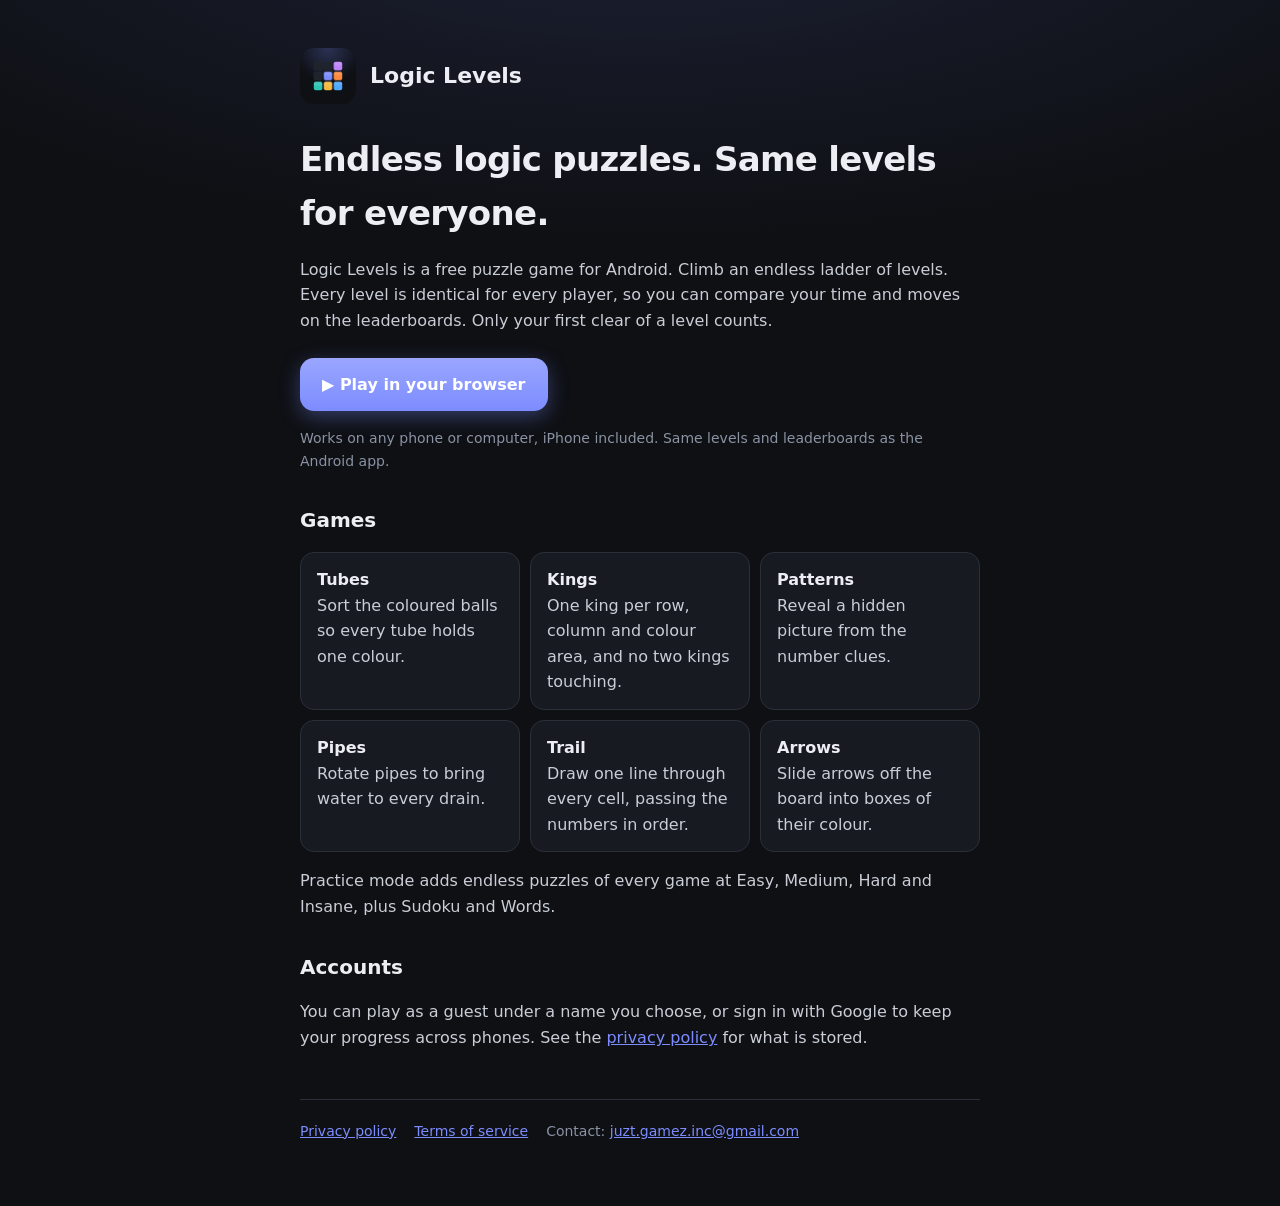
<file: index.html>
<!doctype html>
<html lang="en">
<head>
  <meta charset="utf-8" />
  <meta name="viewport" content="width=device-width, initial-scale=1" />
  <meta name="google-site-verification" content="RvZ9gB7G97P8vCzJ0cMord8nV6_U_YTRMiMlR-_lS_s" />
  <meta name="google-site-verification" content="-xFfNX2e6JE0jjLSSS9k5QfhTwENypqD5GuEg4MIlqs" />
  <title>Logic Levels: endless logic puzzles with leaderboards</title>
  <meta name="description" content="Logic Levels is a free Android puzzle game: an endless ladder of logic levels, the same for every player, with leaderboards and a practice mode." />
  <link rel="icon" type="image/png" href="logo.png" />
  <link rel="stylesheet" href="style.css" />
</head>
<body>
<main>
  <header><img src="logo.png" alt="Logic Levels logo" /><a href="./">Logic Levels</a></header>

  <h1>Endless logic puzzles. Same levels for everyone.</h1>
  <p>Logic Levels is a free puzzle game for Android. Climb an endless ladder of levels. Every level is identical for
    every player, so you can compare your time and moves on the leaderboards. Only your first clear of a level counts.</p>

  <p><a class="cta" href="play/">▶ Play in your browser</a></p>
  <p class="muted">Works on any phone or computer, iPhone included. Same levels and leaderboards as the Android app.</p>

  <h2>Games</h2>
  <ul class="games">
    <li><strong>Tubes</strong>Sort the coloured balls so every tube holds one colour.</li>
    <li><strong>Kings</strong>One king per row, column and colour area, and no two kings touching.</li>
    <li><strong>Patterns</strong>Reveal a hidden picture from the number clues.</li>
    <li><strong>Pipes</strong>Rotate pipes to bring water to every drain.</li>
    <li><strong>Trail</strong>Draw one line through every cell, passing the numbers in order.</li>
    <li><strong>Arrows</strong>Slide arrows off the board into boxes of their colour.</li>
  </ul>
  <p>Practice mode adds endless puzzles of every game at Easy, Medium, Hard and Insane, plus Sudoku and Words.</p>

  <h2>Accounts</h2>
  <p>You can play as a guest under a name you choose, or sign in with Google to keep your progress across phones.
    See the <a href="privacy.html">privacy policy</a> for what is stored.</p>

  <footer>
    <a href="privacy.html">Privacy policy</a>
    <a href="terms.html">Terms of service</a>
    <span class="muted">Contact: <a href="mailto:juzt.gamez.inc@gmail.com">juzt.gamez.inc@gmail.com</a></span>
  </footer>
</main>
</body>
</html>
</file>
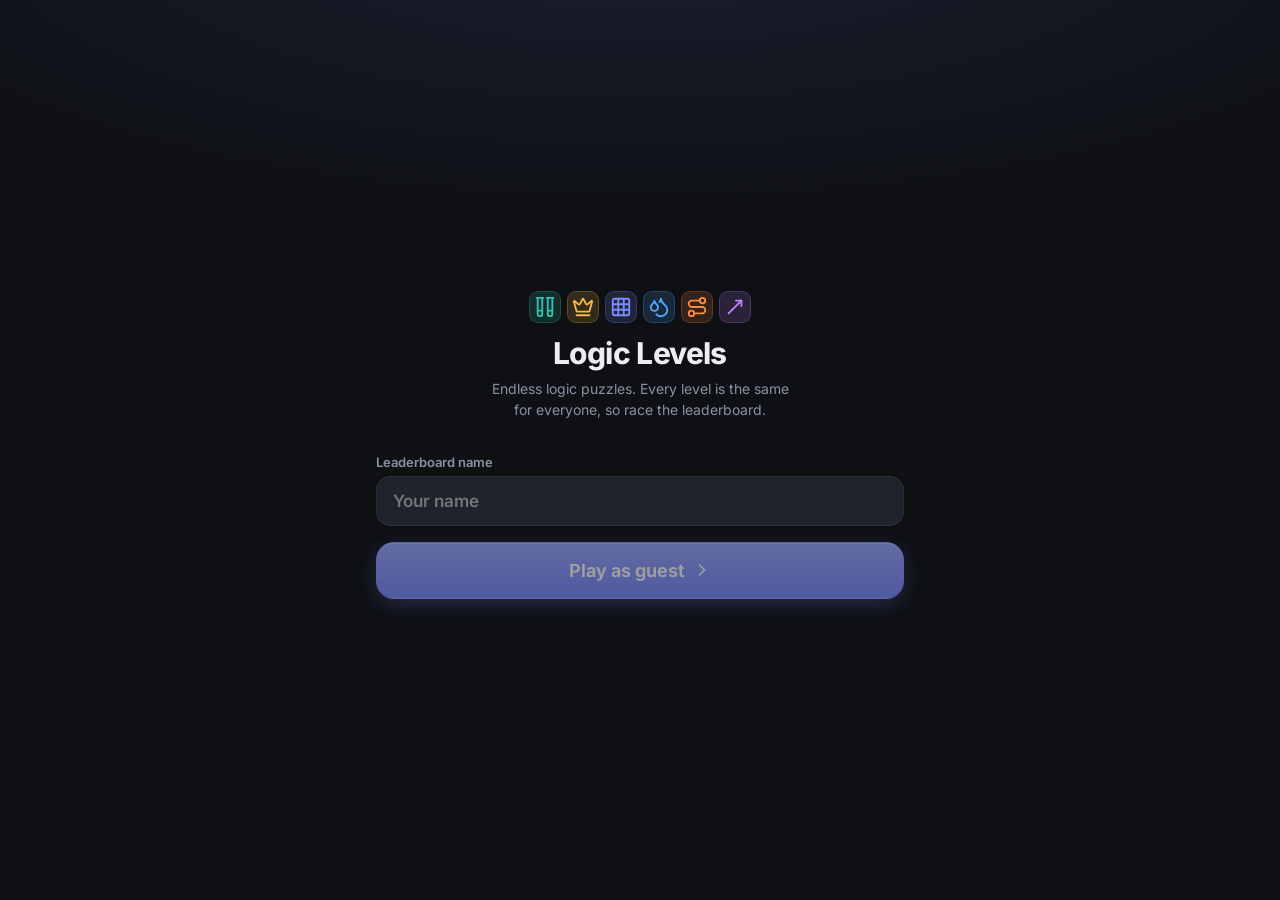
<file: play/index.html>
<!doctype html>
<html lang="en">
  <head>
    <meta charset="UTF-8" />
    <meta name="viewport" content="width=device-width, initial-scale=1.0, maximum-scale=1.0, user-scalable=no, viewport-fit=cover" />
    <meta name="theme-color" content="#0e1014" />
    <link rel="icon" type="image/svg+xml" href="./icon.svg" />
    <title>Logic Levels</title>
    <script type="module" crossorigin src="./assets/index-D-hmTQUe.js"></script>
    <link rel="stylesheet" crossorigin href="./assets/index-C3bm0I0_.css">
  </head>
  <body>
    <div id="app"></div>
  </body>
</html>
</file>
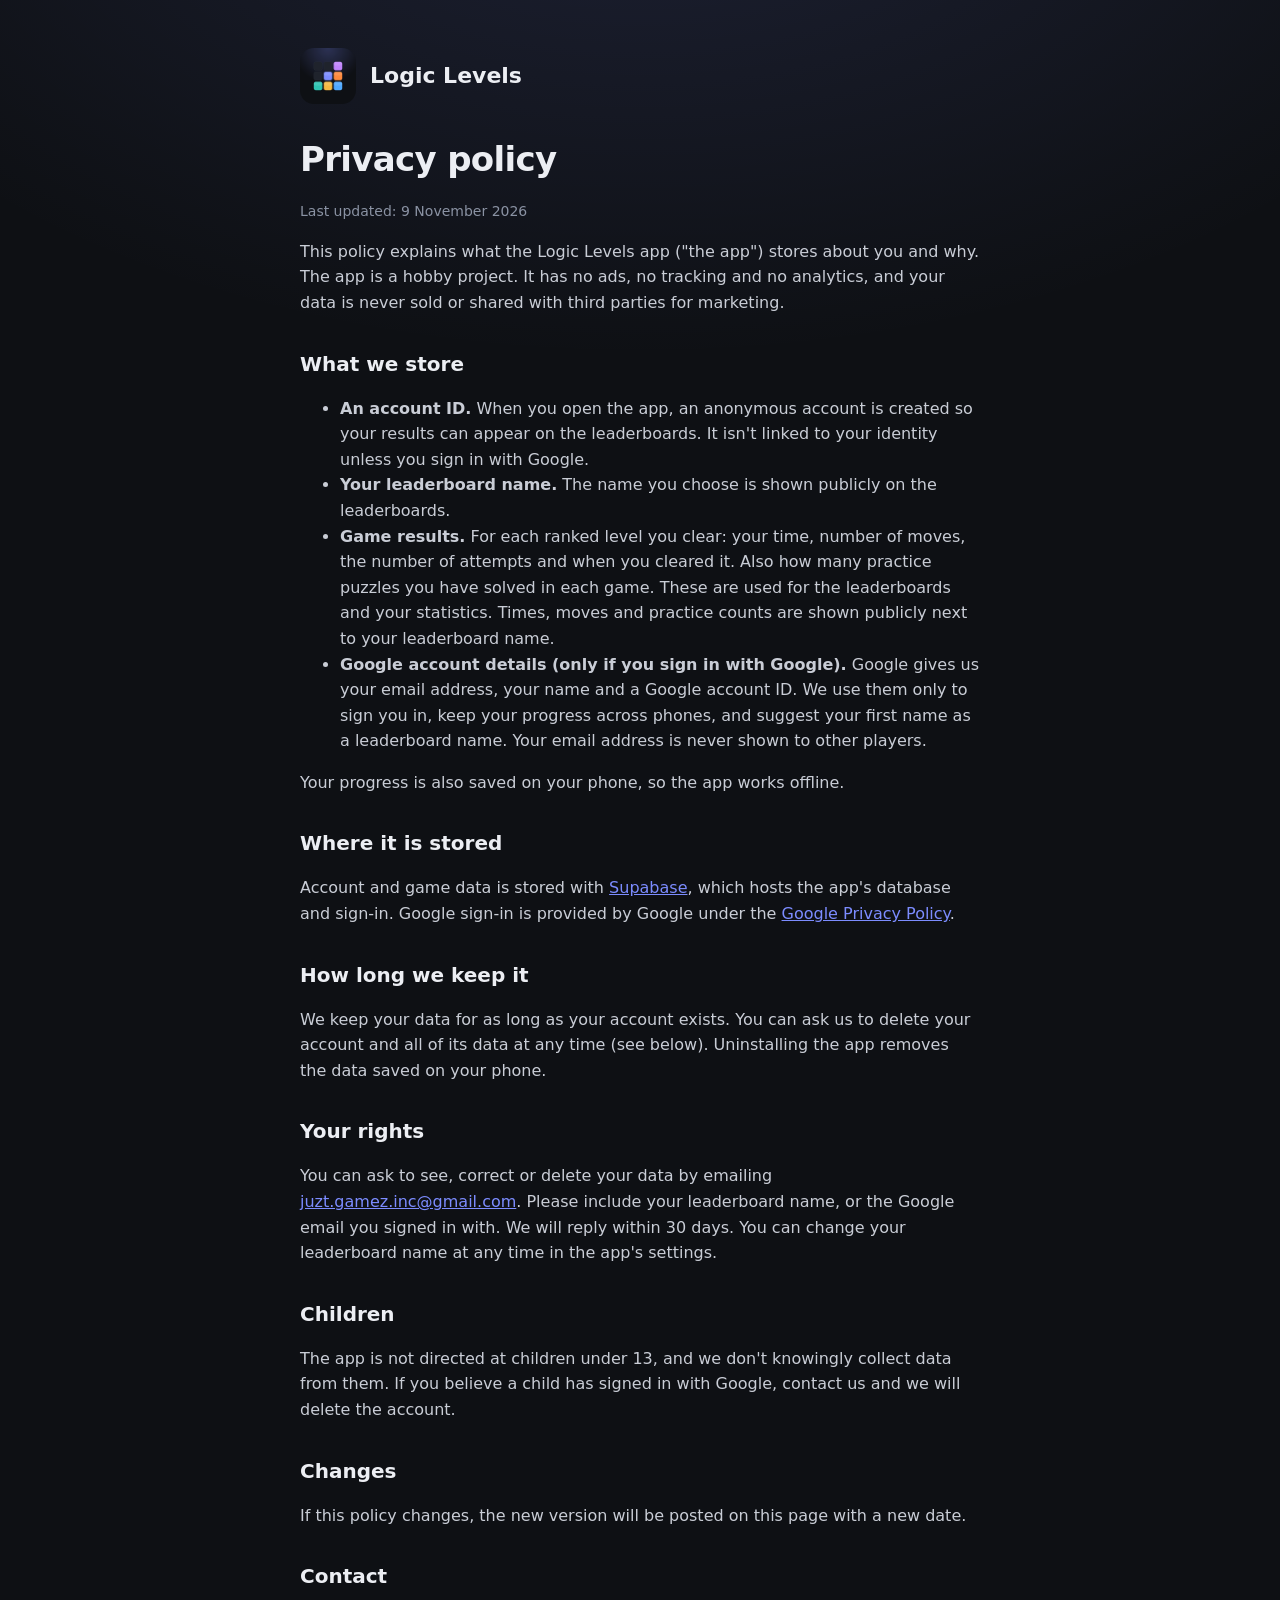
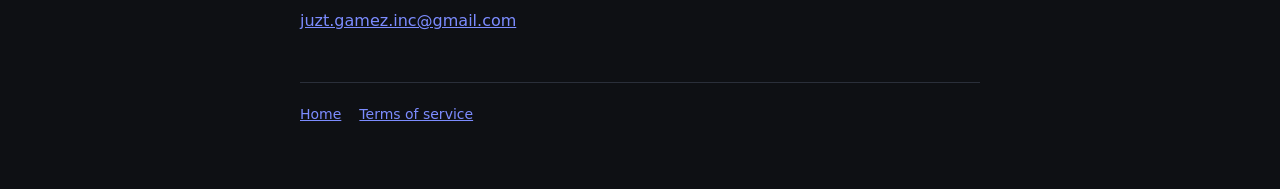
<file: privacy.html>
<!doctype html>
<html lang="en">
<head>
  <meta charset="utf-8" />
  <meta name="viewport" content="width=device-width, initial-scale=1" />
  <title>Privacy policy · Logic Levels</title>
  <link rel="icon" type="image/png" href="logo.png" />
  <link rel="stylesheet" href="style.css" />
</head>
<body>
<main>
  <header><img src="logo.png" alt="Logic Levels logo" /><a href="./">Logic Levels</a></header>
  <h1>Privacy policy</h1>
  <p class="muted">Last updated: 9 November 2026</p>

  <p>This policy explains what the Logic Levels app ("the app") stores about you and why. The app is a hobby project.
    It has no ads, no tracking and no analytics, and your data is never sold or shared with third parties for
    marketing.</p>

  <h2>What we store</h2>
  <ul>
    <li><strong>An account ID.</strong> When you open the app, an anonymous account is created so your results can
      appear on the leaderboards. It isn't linked to your identity unless you sign in with Google.</li>
    <li><strong>Your leaderboard name.</strong> The name you choose is shown publicly on the leaderboards.</li>
    <li><strong>Game results.</strong> For each ranked level you clear: your time, number of moves, the number of
      attempts and when you cleared it. Also how many practice puzzles you have solved in each game. These are used for
      the leaderboards and your statistics. Times, moves and practice counts are shown publicly next to your
      leaderboard name.</li>
    <li><strong>Google account details (only if you sign in with Google).</strong> Google gives us your email address,
      your name and a Google account ID. We use them only to sign you in, keep your progress across phones, and suggest
      your first name as a leaderboard name. Your email address is never shown to other players.</li>
  </ul>
  <p>Your progress is also saved on your phone, so the app works offline.</p>

  <h2>Where it is stored</h2>
  <p>Account and game data is stored with <a href="https://supabase.com/privacy">Supabase</a>, which hosts the app's
    database and sign-in. Google sign-in is provided by Google under the
    <a href="https://policies.google.com/privacy">Google Privacy Policy</a>.</p>

  <h2>How long we keep it</h2>
  <p>We keep your data for as long as your account exists. You can ask us to delete your account and all of its data at
    any time (see below). Uninstalling the app removes the data saved on your phone.</p>

  <h2>Your rights</h2>
  <p>You can ask to see, correct or delete your data by emailing
    <a href="mailto:juzt.gamez.inc@gmail.com">juzt.gamez.inc@gmail.com</a>. Please include your leaderboard name, or the Google email
    you signed in with. We will reply within 30 days. You can change your leaderboard name at any time in the app's
    settings.</p>

  <h2>Children</h2>
  <p>The app is not directed at children under 13, and we don't knowingly collect data from them. If you believe a
    child has signed in with Google, contact us and we will delete the account.</p>

  <h2>Changes</h2>
  <p>If this policy changes, the new version will be posted on this page with a new date.</p>

  <h2>Contact</h2>
  <p><a href="mailto:juzt.gamez.inc@gmail.com">juzt.gamez.inc@gmail.com</a></p>

  <footer><a href="./">Home</a><a href="terms.html">Terms of service</a></footer>
</main>
</body>
</html>
</file>
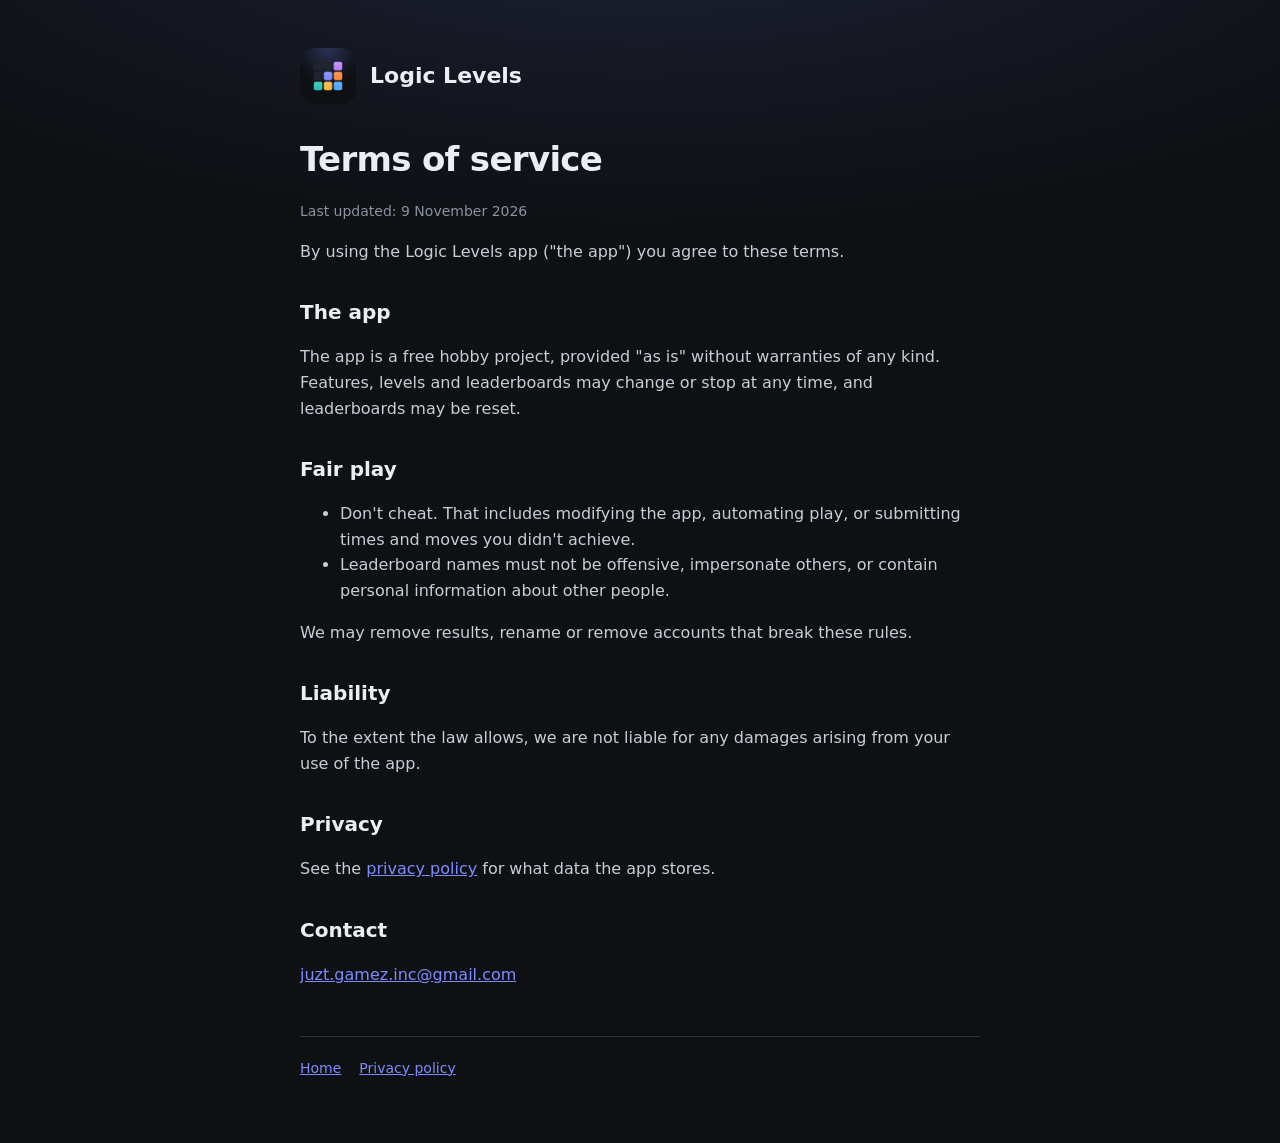
<file: terms.html>
<!doctype html>
<html lang="en">
<head>
  <meta charset="utf-8" />
  <meta name="viewport" content="width=device-width, initial-scale=1" />
  <title>Terms of service · Logic Levels</title>
  <link rel="icon" type="image/png" href="logo.png" />
  <link rel="stylesheet" href="style.css" />
</head>
<body>
<main>
  <header><img src="logo.png" alt="Logic Levels logo" /><a href="./">Logic Levels</a></header>
  <h1>Terms of service</h1>
  <p class="muted">Last updated: 9 November 2026</p>

  <p>By using the Logic Levels app ("the app") you agree to these terms.</p>

  <h2>The app</h2>
  <p>The app is a free hobby project, provided "as is" without warranties of any kind. Features, levels and
    leaderboards may change or stop at any time, and leaderboards may be reset.</p>

  <h2>Fair play</h2>
  <ul>
    <li>Don't cheat. That includes modifying the app, automating play, or submitting times and moves you didn't
      achieve.</li>
    <li>Leaderboard names must not be offensive, impersonate others, or contain personal information about other
      people.</li>
  </ul>
  <p>We may remove results, rename or remove accounts that break these rules.</p>

  <h2>Liability</h2>
  <p>To the extent the law allows, we are not liable for any damages arising from your use of the app.</p>

  <h2>Privacy</h2>
  <p>See the <a href="privacy.html">privacy policy</a> for what data the app stores.</p>

  <h2>Contact</h2>
  <p><a href="mailto:juzt.gamez.inc@gmail.com">juzt.gamez.inc@gmail.com</a></p>

  <footer><a href="./">Home</a><a href="privacy.html">Privacy policy</a></footer>
</main>
</body>
</html>
</file>
<file: style.css>
:root { --bg: #0e1014; --surface: #171a21; --line: #2a2f3a; --text: #eceef3; --muted: #8a92a3; --accent: #7c8cff; color-scheme: dark; }
* { box-sizing: border-box; }
body { margin: 0; background: radial-gradient(120% 50% at 50% -10%, rgba(124, 140, 255, 0.14), transparent 60%), var(--bg); color: var(--text);
  font: 16px/1.6 system-ui, -apple-system, 'Segoe UI', Roboto, sans-serif; }
main { max-width: 720px; margin: 0 auto; padding: 48px 20px 64px; }
header { display: flex; align-items: center; gap: 14px; margin-bottom: 28px; }
header img { width: 56px; height: 56px; border-radius: 14px; }
header a { color: inherit; text-decoration: none; font-weight: 750; font-size: 22px; }
h1 { font-size: 34px; letter-spacing: -0.02em; margin: 0 0 8px; }
h2 { font-size: 20px; margin: 32px 0 8px; }
p, li { color: #c9cdd6; }
a { color: var(--accent); }
.muted { color: var(--muted); font-size: 14px; }
.games { display: grid; grid-template-columns: repeat(auto-fill, minmax(200px, 1fr)); gap: 10px; padding: 0; list-style: none; }
.games li { background: var(--surface); border: 1px solid var(--line); border-radius: 14px; padding: 14px 16px; }
.games strong { color: var(--text); display: block; }
footer { margin-top: 48px; padding-top: 20px; border-top: 1px solid var(--line); display: flex; gap: 18px; flex-wrap: wrap; font-size: 14px; }
.cta { display: inline-block; margin-top: 8px; padding: 14px 22px; border-radius: 14px; background: linear-gradient(180deg, #9aa6ff, #7c8cff); color: #fff; font-weight: 700; text-decoration: none; box-shadow: 0 6px 20px rgba(124, 140, 255, 0.35); }
</file>
<file: play/assets/index-C3bm0I0_.css>
:root{--bg:#0e1014;--surface:#171a21;--surface-2:#1f232c;--line:#2a2f3a;--line-soft:#22262f;--text:#eceef3;--muted:#8a92a3;--faint:#5d6474;--accent:#7c8cff;--accent-2:#9aa6ff;--good:#34c77b;--warn:#e5b93c;--bad:#ef5a5f;--hint:#ffc94a;--r-lg:18px;--r:14px;--r-sm:10px;--shadow:0 1px 0 #ffffff0a inset, 0 8px 24px #00000040;--lightningcss-light: ;--lightningcss-dark:initial;color-scheme:dark}*{box-sizing:border-box;-webkit-tap-highlight-color:transparent}html{touch-action:manipulation;-webkit-text-size-adjust:100%;-moz-text-size-adjust:100%;text-size-adjust:100%}html,body{background:var(--bg);height:100%;color:var(--text);-webkit-font-smoothing:antialiased;margin:0;font-family:Inter Variable,system-ui,-apple-system,Segoe UI,Roboto,sans-serif}body{padding:env(safe-area-inset-top) env(safe-area-inset-right) env(safe-area-inset-bottom) env(safe-area-inset-left);-webkit-user-select:none;user-select:none;overscroll-behavior:none;background:radial-gradient(120% 60% at 50% -10%, #7c8cff1f, transparent 60%), var(--bg);background-attachment:fixed}button{font:inherit;color:inherit;cursor:pointer;touch-action:manipulation;background:0 0;border:0}h1{letter-spacing:-.02em;margin:4px 0 0;font-size:30px;font-weight:750}h2{letter-spacing:-.01em;margin:0;font-size:17px;font-weight:650}.ic{flex:none;display:block}.screen{flex-direction:column;align-items:center;gap:14px;max-width:560px;min-height:100%;margin:0 auto;padding:20px 16px 28px;display:flex}.sub{color:var(--muted);text-align:center;font-size:14px}.row{flex-wrap:wrap;justify-content:center;gap:8px;display:flex}.stack{flex-direction:column;align-items:center;gap:14px;width:100%;display:flex}.hidden{display:none!important}.btn{background:var(--surface-2);border:1px solid var(--line);border-radius:var(--r);justify-content:center;align-items:center;gap:8px;padding:11px 18px;font-weight:550;transition:transform 80ms,background .15s,filter .15s;display:inline-flex}.btn:active,.icon-btn:active,.level-row:active,.tab:active,.seg-btn:active,.key:active{transform:scale(.97)}.btn.small{border-radius:var(--r-sm);padding:8px 14px;font-size:14px}.btn.ghost{color:var(--muted);background:0 0;border-color:#0000}.btn.primary{background:linear-gradient(180deg, var(--accent-2), var(--accent));color:#fff;border-color:#0000;font-weight:650;box-shadow:0 6px 20px #7c8cff59,inset 0 1px #ffffff40}.btn.big{border-radius:var(--r-lg);width:100%;padding:17px;font-size:18px}.icon-btn{background:var(--surface);border:1px solid var(--line);width:42px;height:42px;color:var(--muted);border-radius:50%;justify-content:center;align-items:center;transition:transform 80ms,color .15s;display:inline-flex}.icon-btn.hint-btn{color:var(--hint)}.chip{--c:var(--accent);color:var(--c);background:color-mix(in srgb, var(--c) 16%, transparent);box-shadow:0 0 0 1px color-mix(in srgb, var(--c) 22%, transparent) inset;border-radius:9px;justify-content:center;align-items:center;padding:5px;display:inline-flex}.hero{flex-direction:column;align-items:center;gap:8px;padding:18px 0 6px;display:flex}.logo{gap:6px;display:flex}.status{color:var(--muted);align-items:center;gap:10px;font-size:14px;display:flex}.pill{background:var(--surface);border:1px solid var(--line);color:var(--muted);border-radius:999px;align-items:center;gap:6px;padding:4px 10px;font-size:12px;font-weight:600;display:inline-flex}.pill .dot{background:var(--faint);border-radius:50%;width:7px;height:7px}.pill.on{color:var(--good)}.pill.on .dot{background:var(--good);box-shadow:0 0 0 3px #34c77b33}.section-title{color:var(--muted);letter-spacing:.08em;text-transform:uppercase;align-self:flex-start;margin-top:6px;font-size:12px;font-weight:650}.levels{flex-direction:column;gap:8px;width:100%;display:flex}.level-row{background:var(--surface);border:1px solid var(--line-soft);border-radius:var(--r);text-align:left;grid-template-columns:76px 1fr auto;align-items:center;gap:10px;padding:12px 12px 12px 16px;transition:transform 80ms;display:grid}.level-row.next{border-color:color-mix(in srgb, var(--accent) 60%, transparent);background:linear-gradient(180deg, #7c8cff1a, #7c8cff08), var(--surface)}.level-row .lv{font-weight:650}.level-row .icons{flex-wrap:wrap;gap:5px;display:flex}.level-row .meta{color:var(--muted);font-variant-numeric:tabular-nums;align-items:center;gap:4px;font-size:13px;display:flex}.name-row{width:100%;color:var(--muted);background:var(--surface);border:1px solid var(--line-soft);border-radius:var(--r);justify-content:space-between;align-items:center;gap:12px;padding:8px 8px 8px 16px;font-size:14px;display:flex}.name{background:var(--surface-2);min-width:0;max-width:200px;color:var(--text);border:1px solid var(--line);border-radius:var(--r-sm);font:inherit;outline:none;flex:1;padding:9px 12px}.name:focus{border-color:var(--accent)}.intro{justify-content:center}.cards{flex-wrap:wrap;justify-content:center;gap:10px;margin:10px 0;display:flex}.card{background:var(--surface);border:1px solid var(--line-soft);border-radius:var(--r);text-align:center;min-width:100px;box-shadow:var(--shadow);flex-direction:column;align-items:center;gap:8px;padding:16px 14px 12px;display:flex}.card .chip{border-radius:14px;padding:10px}.card-name{font-weight:650}.card-step{color:var(--faint);font-size:12px}.play{gap:10px;padding-top:12px}.topbar{grid-template-columns:1fr auto 1fr;align-items:center;width:100%;display:grid}.topbar .actions{justify-content:flex-end;gap:8px;display:flex}.topbar .mid{flex-direction:column;align-items:center;gap:4px;display:flex}.clock{background:var(--surface);border:1px solid var(--line);border-radius:999px;align-items:center;gap:14px;padding:6px 14px;display:flex}.stat-inline{align-items:center;gap:6px;display:inline-flex}.stat-inline.muted{color:var(--muted)}.step{color:var(--faint);letter-spacing:.04em;text-transform:uppercase;font-size:12px;font-weight:600}.timer{font-variant-numeric:tabular-nums;letter-spacing:-.01em;font-size:22px;font-weight:700}.moves{font-variant-numeric:tabular-nums;font-size:14px}.gname{align-items:center;gap:10px;margin-top:4px;font-size:19px;font-weight:700;display:flex}.rules{background:var(--surface);border:1px solid var(--line-soft);border-radius:var(--r);color:var(--muted);width:100%;padding:12px 14px;font-size:14px;line-height:1.45}.hintmsg{color:#ffe3a1;border-radius:var(--r);background:#ffc94a1a;border:1px solid #ffc94a59;width:100%;padding:10px 14px;font-size:14px;line-height:1.4}.host{justify-content:center;width:100%;margin-top:4px;display:flex}.overlay{-webkit-backdrop-filter:blur(6px);backdrop-filter:blur(6px);z-index:10;background:#08090ceb;flex-direction:column;justify-content:center;align-items:center;gap:18px;font-size:26px;font-weight:700;display:flex;position:fixed;inset:0}.solved{animation:.5s pop}@keyframes pop{50%{filter:brightness(1.25);transform:scale(1.03)}}.grid{width:min(92vw,480px);display:grid}.cell{aspect-ratio:1;justify-content:center;align-items:center;display:flex}.cell.hint{outline:3px solid var(--hint);outline-offset:-3px;z-index:1;position:relative}.cell.focus{animation:.8s ease-in-out infinite alternate hint-pulse}@keyframes hint-pulse{0%{outline-color:var(--hint)}to{outline-width:5px;outline-color:#ff8a3d}}.clue.hint{font-weight:750;color:var(--hint)!important}.kings{border-radius:var(--r-sm);box-shadow:var(--shadow);border:2px solid #0b0c10;gap:0;overflow:hidden}.kings .cell{color:#1d1a14;border-bottom:1px solid #0000002e;border-right:1px solid #0000002e;transition:filter .1s}.kings .cell svg{width:58%;height:58%}.kings .cell.bt{border-top:3px solid #0b0c10}.kings .cell.bl{border-left:3px solid #0b0c10}.kings .cell.mark{color:#00000080}.kings .cell.mark svg{width:34%;height:34%}.kings .cell.mark.auto{color:#00000042}.kings .cell.bad{color:#c0262b}.kings .cell:active{filter:brightness(.92)}.patterns{background:var(--line);border:1px solid var(--line);border-radius:var(--r-sm);touch-action:none;gap:1px;overflow:hidden}.patterns>div{background:var(--bg)}.patterns .cell{background:#e7eaf0;transition:background 80ms}.patterns .cell.on{background:#262b3d}.patterns .cell.x:after{content:"✕";color:#8f97a6;font-weight:600}.patterns .cell.auto:after{color:#c2c7d1}.patterns .cell.bl5{box-shadow:inset 2px 0 #59607a}.patterns .cell.bt5{box-shadow:inset 0 2px #59607a}.patterns .cell.bl5.bt5{box-shadow:inset 2px 2px #59607a}.clue{color:var(--text);font-variant-numeric:tabular-nums;padding:3px 5px;font-size:.9em;font-weight:600;display:flex}.clue.row{white-space:nowrap;justify-content:flex-end;align-items:center;gap:5px}.clue.col{flex-direction:column;justify-content:flex-end;align-items:center;line-height:1.15}.clue.ok{color:var(--faint);font-weight:500}.segmented{background:var(--surface);border:1px solid var(--line);border-radius:999px;padding:3px;display:inline-flex}.seg-btn{color:var(--muted);border-radius:999px;align-items:center;gap:6px;padding:8px 18px;font-size:14px;font-weight:600;transition:background .15s,color .15s;display:inline-flex}.seg-btn.active{background:var(--surface-2);color:var(--text);box-shadow:0 1px 4px #0000004d}.tubes{flex-wrap:wrap;justify-content:center;gap:14px;max-width:480px;padding:18px 0;font-size:min(4.2vw,18px);display:flex}.tube{background:linear-gradient(90deg,#ffffff08,#ffffff12 30%,#ffffff05);border:2px solid #4a5163;border-top:0;border-radius:0 0 1.35em 1.35em;flex-direction:column-reverse;align-items:center;gap:.3em;width:2.7em;padding:.3em 0;transition:transform .12s,border-color .12s;display:flex}.tube.sel{border-color:var(--accent);transform:translateY(-.8em)}.ball{border-radius:50%;width:2em;height:2em;box-shadow:inset -3px -4px #0003,inset 3px 3px #ffffff40}.words{max-width:480px}.words-board{flex-direction:column;gap:6px;max-height:42vh;padding:4px;display:flex;overflow-y:auto}.wrow{justify-content:center;gap:6px;display:flex}.tile{aspect-ratio:1;border:2px solid var(--line);text-transform:uppercase;border-radius:8px;justify-content:center;align-items:center;width:min(14vw,58px);font-size:min(7vw,28px);font-weight:750;display:flex}.tile.typed{border-color:#6b7385}.tile.hit,.key.hit{background:var(--good);border-color:var(--good);color:#fff}.tile.near,.key.near{background:var(--warn);border-color:var(--warn);color:#1d1606}.tile.miss,.key.miss{color:#737b8c;background:#262a33;border-color:#262a33}.shake{animation:.3s shake}@keyframes shake{25%{transform:translate(-6px)}75%{transform:translate(6px)}}.msg{min-height:20px;color:var(--muted);font-size:14px}.kb{flex-direction:column;gap:6px;width:100%;display:flex}.kbrow{justify-content:center;gap:5px;display:flex}.key{text-transform:uppercase;background:#3a3f4b;border-radius:8px;flex:1;justify-content:center;align-items:center;min-width:0;max-width:44px;height:54px;font-weight:650;transition:transform 80ms;display:flex}.key.wide{flex:1.5;max-width:66px}.sudoku{border-radius:var(--r-sm);background:#4a5163;border:2px solid #4a5163;gap:1px;overflow:hidden}.sudoku .cell{background:var(--surface);color:var(--accent-2);font-size:min(6vw,26px);font-weight:500}.sudoku .cell.given{color:var(--text);font-weight:700}.sudoku .cell.bt{border-top:2px solid #4a5163}.sudoku .cell.bl{border-left:2px solid #4a5163}.sudoku .cell.sel{background:#262d48}.sudoku .cell.bad{color:var(--bad)}.pad{flex-wrap:wrap;justify-content:center;gap:8px;width:100%;display:flex}.pad .key{background:var(--surface-2);border:1px solid var(--line);flex:none;width:50px;height:50px;font-size:20px}.trophy{width:64px;height:64px;color:var(--hint);background:#ffc94a1f;border-radius:50%;justify-content:center;align-items:center;margin-top:10px;display:flex;box-shadow:inset 0 0 0 1px #ffc94a4d}.result-card{background:var(--surface);border:1px solid var(--line-soft);border-radius:var(--r-lg);width:100%;box-shadow:var(--shadow);flex-direction:column;align-items:center;gap:12px;padding:18px 16px;display:flex}.big-stats{flex-direction:column;align-items:center;gap:4px;display:flex}.time{font-variant-numeric:tabular-nums;letter-spacing:-.03em;font-size:52px;font-weight:800;line-height:1}.total-moves{color:var(--muted);align-items:center;gap:6px;font-size:17px;font-weight:600;display:flex}.breakdown{color:var(--muted);flex-wrap:wrap;justify-content:center;gap:8px;font-size:13px;display:flex}.bd-item{background:var(--surface-2);border-radius:999px;align-items:center;gap:6px;padding:3px 10px 3px 3px;display:inline-flex}.bd-item .chip{border-radius:50%;padding:4px}.standing{gap:10px;width:100%;display:flex}.stat{background:var(--surface);border:1px solid var(--line-soft);border-radius:var(--r);text-align:center;flex:1;padding:14px 10px}.stat .pct{color:var(--good);letter-spacing:-.02em;font-size:34px;font-weight:800}.stat-label{font-size:13px;font-weight:600}.stat .sub{margin-top:4px;font-size:12px}.lb-head{justify-content:space-between;align-items:center;width:100%;margin-top:10px;display:flex}.tabs{background:var(--surface);border:1px solid var(--line);border-radius:999px;padding:3px;display:inline-flex}.tab{color:var(--muted);border-radius:999px;padding:6px 14px;font-size:13px;font-weight:600}.tab.active{background:var(--accent);color:#fff}.board{width:100%;color:var(--muted);flex-direction:column;gap:6px;display:flex}.lb-row{background:var(--surface);border:1px solid var(--line-soft);border-radius:var(--r-sm);color:var(--text);font-variant-numeric:tabular-nums;grid-template-columns:44px 1fr auto auto;align-items:center;gap:10px;padding:10px 14px;display:grid}.lb-row>span:first-child{color:var(--muted);font-weight:600}.lb-row.me{border-color:var(--accent);background:linear-gradient(90deg, #7c8cff1f, transparent), var(--surface)}.lb-row .other{color:var(--faint);font-size:12px}.account{background:var(--surface);border:1px solid var(--line-soft);border-radius:var(--r);align-items:center;gap:12px;width:100%;padding:10px 10px 10px 16px;display:flex}.account .who{text-align:left;flex:1;min-width:0}.account .who .sub{text-align:left;font-size:12px}.account .email{text-overflow:ellipsis;white-space:nowrap;font-weight:600;overflow:hidden}.account .g{display:flex}.account.guest{flex-direction:column;gap:8px;padding:14px}.btn.google{color:#1f1f1f;background:#fff;border-color:#fff;width:100%;font-weight:600}.btn:disabled{opacity:.6}.hero{width:100%;position:relative}.icon-btn.corner{position:absolute;top:4px;right:0}.welcome{justify-content:center;gap:16px;padding-bottom:48px}.welcome .hero{padding-bottom:18px}.welcome .hero .sub{max-width:300px;line-height:1.45}.sub.small{margin-top:-6px;font-size:13px}.sub.left{text-align:left;line-height:1.45}.divider{width:100%;color:var(--faint);align-items:center;gap:12px;margin:6px 0;font-size:13px;display:flex}.divider:before,.divider:after{content:"";background:var(--line);flex:1;height:1px}.field{width:100%;color:var(--muted);flex-direction:column;gap:6px;font-size:13px;font-weight:600;display:flex}.field .name{border-radius:var(--r);width:100%;max-width:none;padding:14px 16px;font-size:17px}.titlebar{text-align:center;grid-template-columns:42px 1fr 42px;align-items:center;width:100%;margin-bottom:6px;display:grid}.panel{background:var(--surface);border:1px solid var(--line-soft);border-radius:var(--r-lg);flex-direction:column;gap:12px;width:100%;padding:16px;display:flex}.panel .account{background:0 0;border:0;padding:0}.saved{color:var(--good);align-items:center;gap:6px;font-size:13px;font-weight:600;display:inline-flex}.btn.danger{color:var(--bad);background:#ef5a5f14;border-color:#ef5a5f59}.pipes{background:var(--line-soft);border:2px solid var(--line);border-radius:var(--r-sm);gap:2px;overflow:hidden}.pipes .cell{background:var(--surface);padding:0}.pipes .cell .pipe{width:100%;height:100%;transition:transform .16s}.pipe-line{stroke:#4a5163;stroke-width:22px;stroke-linecap:square}.pipe-joint{fill:#4a5163}.pipe-source{fill:#1c3a5c;stroke:#4fa9ff;stroke-width:8px}.pipe-drain{fill:var(--surface);stroke:#4a5163;stroke-width:8px}.pipes .cell.wet .pipe-line,.pipes .cell.wet .pipe-joint{stroke:#4fa9ff;fill:#4fa9ff}.pipes .cell.wet .pipe-drain{fill:#4fa9ff;stroke:#9fd0ff}.trail-wrap{width:min(92vw,480px);position:relative}.trail{background:var(--line-soft);border:2px solid var(--line);border-radius:var(--r-sm);touch-action:none;gap:2px;width:100%;overflow:hidden}.trail .cell{background:var(--surface);z-index:0;position:relative}.trail .cell.on{background:#ff8a3d24}.trail-line{pointer-events:none;z-index:1;width:calc(100% - 4px);height:calc(100% - 4px);position:absolute;inset:2px}.trail-line polyline{fill:none;stroke:#ff8a3d;stroke-width:.32px;stroke-linecap:round;stroke-linejoin:round;opacity:.9}.trail .num{z-index:2;aspect-ratio:1;width:62%;color:var(--text);background:#2a2f3a;border-radius:50%;justify-content:center;align-items:center;font-size:min(5vw,20px);font-weight:750;display:flex;position:relative}.trail .cell.on .num{color:#1d1206;background:#ff8a3d}.trail .cell.next .num{box-shadow:0 0 0 3px #ff8a3d8c}.arrow-boxes{justify-content:center;align-items:center;gap:10px;min-height:54px;display:flex}.abox{--c:#888;border:2px solid var(--c);background:color-mix(in srgb, var(--c) 14%, transparent);border-radius:12px;gap:4px;padding:8px 10px;display:flex}.abox i{background:color-mix(in srgb, var(--c) 22%, transparent);border-radius:4px;width:14px;height:22px}.abox i.full{background:var(--c)}.abox.empty{border-style:dashed;border-color:var(--line);background:0 0;width:72px;height:42px}.aqueue{opacity:.7;gap:4px;margin-left:6px;display:flex}.aqueue i{border-radius:3px;width:10px;height:10px}.arrows{background:var(--line-soft);border:2px solid var(--line);border-radius:var(--r-sm);gap:2px;overflow:hidden}.arrows .cell{background:var(--surface);padding:0}.arrows .arrow{display:flex}.arrows .arrow svg{width:min(8vw,34px);height:min(8vw,34px)}.arrows .cell:not(.can) .arrow{opacity:.55}.arrow.bump{animation:.25s bump}@keyframes bump{30%{scale:.8}60%{scale:1.1}}.game-controls{justify-content:center;gap:10px;margin-top:4px;display:flex}.btn.hint-btn{color:var(--hint)}.tutorial{width:100%}.tut-head{justify-content:center;display:flex}.practice-game{gap:10px}.pg-head{align-items:center;gap:10px;display:flex}.pg-name{flex:1;font-weight:650}.diffs{grid-template-columns:repeat(4,1fr);gap:6px;display:grid}.diff{border-radius:var(--r-sm);background:var(--surface-2);border:1px solid var(--line);padding:9px 4px;font-size:13px;font-weight:600}.diff:active{transform:scale(.97)}.stat-title{letter-spacing:.06em;text-transform:uppercase;color:var(--muted);font-size:12px;font-weight:700}.then{color:var(--faint);margin-top:6px;font-size:12px}.stat-row{color:var(--muted);justify-content:space-between;font-size:15px;display:flex}.stat-row strong{color:var(--text)}.gap{border-radius:var(--r-sm);color:var(--accent-2);text-align:center;background:#7c8cff1a;margin-top:2px;padding:10px 12px;font-weight:650}.gap.lead{color:var(--good);background:#34c77b1f}.level-row{color:var(--muted);grid-template-columns:78px 1fr auto}.level-row .lv{color:var(--text)}.level-row .row-main{flex-direction:column;gap:6px;min-width:0;display:flex}.level-row .icons{flex-wrap:nowrap}.level-row .meta{white-space:nowrap;text-overflow:ellipsis;display:block;overflow:hidden}.resume{text-align:center;color:#ffe3a1;border-radius:var(--r);background:#ffc94a1a;border:1px solid #ffc94a59;width:100%;padding:10px 14px;font-size:14px}#app{height:100%}.screen.home{height:100%;min-height:0;padding-bottom:0;overflow:hidden}.home .levels{overscroll-behavior:contain;flex:1;min-height:0;padding-top:4px;padding-bottom:20px;overflow-y:auto;-webkit-mask-image:linear-gradient(#0000 0,#000 12px calc(100% - 24px),#0000 100%);mask-image:linear-gradient(#0000 0,#000 12px calc(100% - 24px),#0000 100%)}.home .levels>*{flex:none}.practice-stat{align-items:center;gap:12px;display:flex}.ps-main{min-width:0;color:var(--muted);flex:1}.ps-main strong{color:var(--text);font-size:17px}.ps-main .sub{margin-top:2px;font-size:12px}.icon-btn.corner.left{left:0;right:auto}.game-filter{scrollbar-width:none;gap:6px;width:100%;padding-bottom:4px;display:flex;overflow-x:auto}.game-filter::-webkit-scrollbar{display:none}.filter{background:var(--surface);border:1px solid var(--line);color:var(--muted);border-radius:999px;flex:none;align-items:center;gap:6px;padding:5px 12px 5px 6px;font-size:13px;font-weight:600;display:inline-flex}.filter:first-child{padding-left:12px}.filter.active{border-color:var(--accent);color:var(--text);background:#7c8cff1f}.filter .chip{border-radius:50%;padding:3px}.lb-row.top1>span:first-child{color:#ffd166}.lb-row.top2>span:first-child{color:#c9d1e0}.lb-row.top3>span:first-child{color:#e0a370}.kings{touch-action:none}.kings .cell{cursor:pointer}.sudoku .cell.peer{background:#1d2230}.sudoku .cell.same{background:#2a3352}.pad .key.used-up{opacity:.35}.tube.target{border-color:#7c8cff8c;box-shadow:0 6px 14px -8px #7c8cffcc}.screen.intro{justify-content:flex-start}.intro h1{margin-top:24px}.screen.play{height:100%;min-height:0;padding-bottom:12px;overflow:hidden}.play .host{flex-direction:column;flex:auto;justify-content:center;align-items:center;min-height:0;display:flex;overflow-y:auto}.play .host>*{flex:none}.dock{flex-direction:column;flex:none;align-items:center;gap:10px;width:100%;display:flex}.dock-game{justify-content:center;width:100%;display:flex}.dock-game:empty{display:none}.dock .game-controls{margin-top:0}.play .hintmsg,.play .msg{flex:none}.play .rules{flex:none;max-height:30vh;overflow-y:auto}@font-face{font-family:Inter Variable;font-style:normal;font-display:swap;font-weight:100 900;src:url(./inter-cyrillic-ext-wght-normal-BOeWTOD4.woff2)format("woff2-variations");unicode-range:U+460-52F,U+1C80-1C8A,U+20B4,U+2DE0-2DFF,U+A640-A69F,U+FE2E-FE2F}@font-face{font-family:Inter Variable;font-style:normal;font-display:swap;font-weight:100 900;src:url(./inter-cyrillic-wght-normal-DqGufNeO.woff2)format("woff2-variations");unicode-range:U+301,U+400-45F,U+490-491,U+4B0-4B1,U+2116}@font-face{font-family:Inter Variable;font-style:normal;font-display:swap;font-weight:100 900;src:url(./inter-greek-ext-wght-normal-DlzME5K_.woff2)format("woff2-variations");unicode-range:U+1F??}@font-face{font-family:Inter Variable;font-style:normal;font-display:swap;font-weight:100 900;src:url(./inter-greek-wght-normal-CkhJZR-_.woff2)format("woff2-variations");unicode-range:U+370-377,U+37A-37F,U+384-38A,U+38C,U+38E-3A1,U+3A3-3FF}@font-face{font-family:Inter Variable;font-style:normal;font-display:swap;font-weight:100 900;src:url(./inter-vietnamese-wght-normal-CBcvBZtf.woff2)format("woff2-variations");unicode-range:U+102-103,U+110-111,U+128-129,U+168-169,U+1A0-1A1,U+1AF-1B0,U+300-301,U+303-304,U+308-309,U+323,U+329,U+1EA0-1EF9,U+20AB}@font-face{font-family:Inter Variable;font-style:normal;font-display:swap;font-weight:100 900;src:url(./inter-latin-ext-wght-normal-DO1Apj_S.woff2)format("woff2-variations");unicode-range:U+100-2BA,U+2BD-2C5,U+2C7-2CC,U+2CE-2D7,U+2DD-2FF,U+304,U+308,U+329,U+1D00-1DBF,U+1E00-1E9F,U+1EF2-1EFF,U+2020,U+20A0-20AB,U+20AD-20C0,U+2113,U+2C60-2C7F,U+A720-A7FF}@font-face{font-family:Inter Variable;font-style:normal;font-display:swap;font-weight:100 900;src:url(./inter-latin-wght-normal-Dx4kXJAl.woff2)format("woff2-variations");unicode-range:U+??,U+131,U+152-153,U+2BB-2BC,U+2C6,U+2DA,U+2DC,U+304,U+308,U+329,U+2000-206F,U+20AC,U+2122,U+2191,U+2193,U+2212,U+2215,U+FEFF,U+FFFD}
</file>
